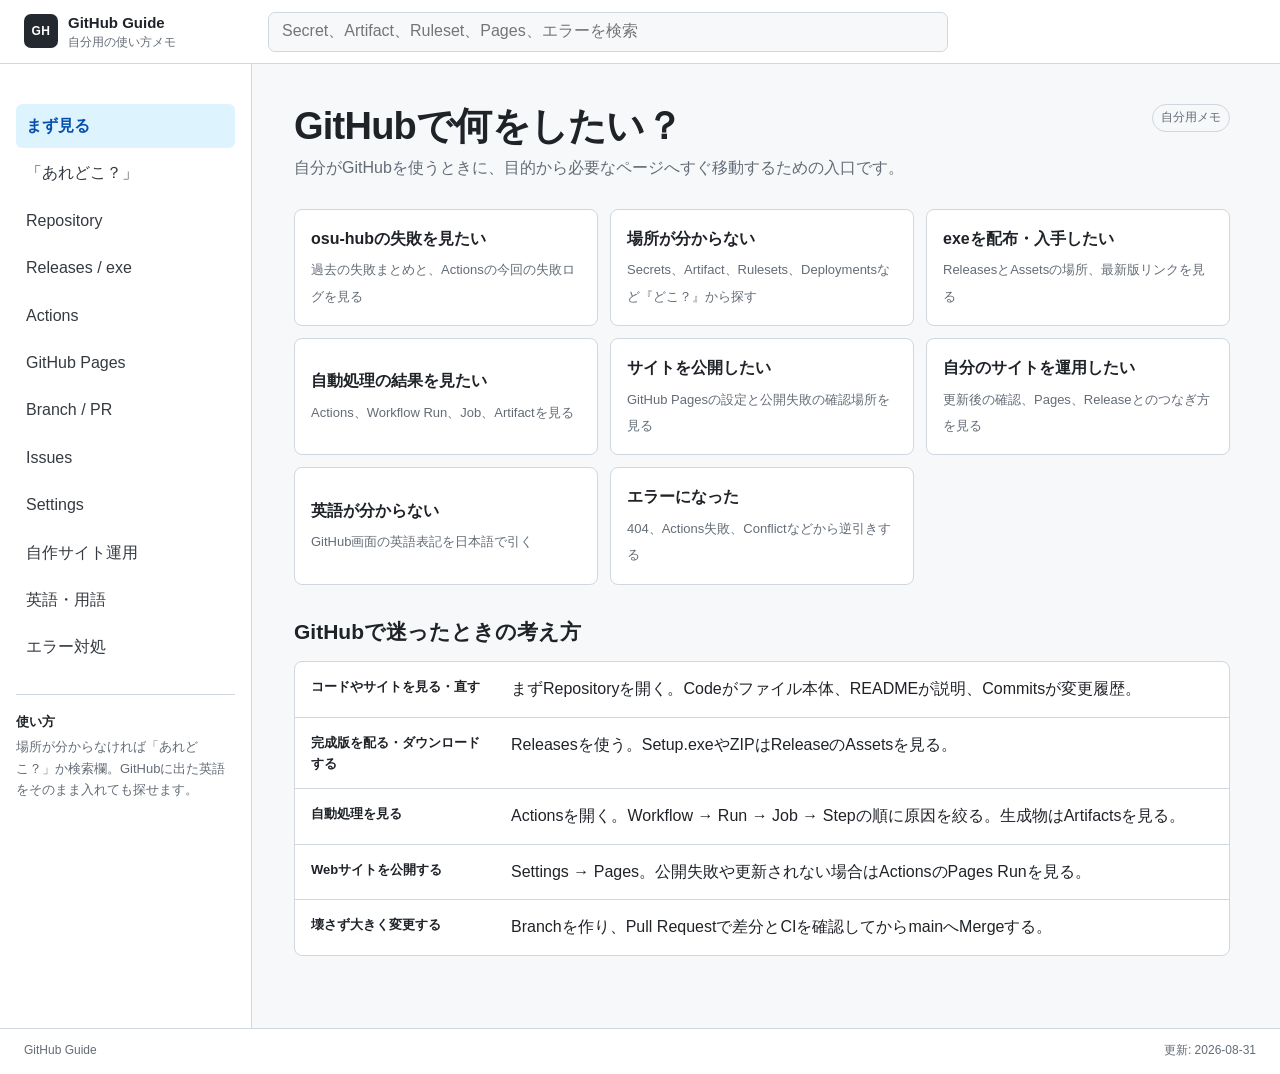
<file: index.html>
<!doctype html>
<html lang="ja">
<head>
  <meta charset="utf-8">
  <meta name="viewport" content="width=device-width, initial-scale=1">
  <meta name="description" content="GitHubの使い方、Releases、Actions、Pages、Pull Request、Settings、英語表記、エラー対処、自作サイト運用を自分用にまとめたガイド。">
  <title>GitHub Guide</title>
  <link rel="stylesheet" href="./styles.css">
</head>
<body>
  <a class="skip-link" href="#main">本文へ移動</a>

  <header class="topbar">
    <a class="brand" href="./" aria-label="GitHub Guide トップ">
      <span class="brand-mark" aria-hidden="true">GH</span>
      <span><strong>GitHub Guide</strong><small>自分用の使い方メモ</small></span>
    </a>
    <label class="search">
      <span class="sr-only">ガイド内検索</span>
      <input id="globalSearch" type="search" placeholder="Secret、Artifact、Ruleset、Pages、エラーを検索">
    </label>
  </header>

  <div class="shell">
    <aside class="sidebar" aria-label="GitHubガイドメニュー">
      <nav id="sideNav">
        <button data-section="overview" class="active">まず見る</button>
        <button data-section="where">「あれどこ？」</button>
        <button data-section="repository">Repository</button>
        <button data-section="releases">Releases / exe</button>
        <button data-section="actions">Actions</button>
        <button data-section="pages">GitHub Pages</button>
        <button data-section="branch-pr">Branch / PR</button>
        <button data-section="issues">Issues</button>
        <button data-section="settings">Settings</button>
        <button data-section="site-ops">自作サイト運用</button>
        <button data-section="terms">英語・用語</button>
        <button data-section="errors">エラー対処</button>
      </nav>
      <div class="sidebar-note">
        <strong>使い方</strong>
        <p>場所が分からなければ「あれどこ？」か検索欄。GitHubに出た英語をそのまま入れても探せます。</p>
      </div>
    </aside>

    <main id="main" class="content" tabindex="-1">
      <div id="app" aria-live="polite">
        <div class="empty">ガイドを読み込んでいます…</div>
      </div>
    </main>
  </div>

  <footer>
    <span>GitHub Guide</span>
    <span id="footerUpdated"></span>
  </footer>

  <script src="./app.js" defer></script>
</body>
</html>
</file>
<file: styles.css>
:root {
  --bg: #f6f8fa;
  --surface: #ffffff;
  --surface-soft: #f6f8fa;
  --text: #1f2328;
  --muted: #636c76;
  --border: #d0d7de;
  --accent: #0969da;
  --accent-dark: #0550ae;
  --danger: #cf222e;
  --warning-bg: #fff8c5;
  --warning-border: #bf8700;
  --radius: 8px;
}

* { box-sizing: border-box; }
html { scroll-behavior: smooth; }
body {
  margin: 0;
  min-width: 0;
  font-family: -apple-system, BlinkMacSystemFont, "Segoe UI", "Noto Sans JP", sans-serif;
  line-height: 1.65;
  color: var(--text);
  background: var(--bg);
}
button, input, select { font: inherit; }
a { color: var(--accent); text-underline-offset: 3px; }
a:hover { color: var(--accent-dark); }

.skip-link {
  position: fixed;
  top: 8px;
  left: 8px;
  z-index: 100;
  padding: 8px 12px;
  border-radius: 6px;
  color: #fff;
  background: #24292f;
  transform: translateY(-150%);
}
.skip-link:focus { transform: translateY(0); }
.sr-only {
  position: absolute;
  width: 1px;
  height: 1px;
  padding: 0;
  margin: -1px;
  overflow: hidden;
  clip: rect(0, 0, 0, 0);
  white-space: nowrap;
  border: 0;
}

.topbar {
  position: sticky;
  top: 0;
  z-index: 20;
  display: flex;
  align-items: center;
  gap: 24px;
  min-height: 64px;
  padding: 10px 24px;
  border-bottom: 1px solid var(--border);
  background: var(--surface);
}
.brand {
  display: flex;
  align-items: center;
  gap: 10px;
  min-width: 220px;
  color: var(--text);
  text-decoration: none;
}
.brand > span:last-child { display: flex; flex-direction: column; line-height: 1.2; }
.brand strong { font-size: 15px; }
.brand small { margin-top: 3px; color: var(--muted); font-size: 12px; }
.brand-mark {
  display: grid;
  place-items: center;
  width: 34px;
  height: 34px;
  border-radius: 7px;
  color: #fff;
  background: #24292f;
  font-size: 12px;
  font-weight: 700;
  letter-spacing: .04em;
}
.search { width: min(680px, 100%); }
.search input {
  width: 100%;
  min-height: 40px;
  padding: 0 13px;
  border: 1px solid var(--border);
  border-radius: 7px;
  outline: none;
  color: var(--text);
  background: var(--surface-soft);
}
.search input:focus {
  border-color: var(--accent);
  box-shadow: 0 0 0 3px rgba(9, 105, 218, .12);
  background: #fff;
}

.shell {
  display: grid;
  grid-template-columns: 252px minmax(0, 1fr);
  min-height: calc(100vh - 110px);
}
.sidebar {
  padding: 22px 16px;
  border-right: 1px solid var(--border);
  background: var(--surface);
}
.project-picker label {
  display: block;
  margin-bottom: 6px;
  color: var(--muted);
  font-size: 12px;
  font-weight: 700;
}
.project-picker select {
  width: 100%;
  min-height: 38px;
  padding: 7px 9px;
  border: 1px solid var(--border);
  border-radius: 6px;
  color: var(--text);
  background: #fff;
}
nav { display: grid; gap: 3px; margin-top: 18px; }
nav button {
  width: 100%;
  padding: 9px 10px;
  border: 0;
  border-radius: 6px;
  text-align: left;
  color: #343a40;
  background: transparent;
  cursor: pointer;
}
nav button:hover { background: var(--surface-soft); }
nav button.active { color: #0550ae; background: #ddf4ff; font-weight: 700; }
.sidebar-note {
  margin-top: 24px;
  padding-top: 16px;
  border-top: 1px solid var(--border);
  font-size: 13px;
}
.sidebar-note p { margin: 4px 0 0; color: var(--muted); }

.content {
  width: 100%;
  max-width: 1020px;
  padding: 40px 42px 72px;
}
.page-head {
  display: flex;
  align-items: flex-start;
  justify-content: space-between;
  gap: 18px;
  margin-bottom: 28px;
}
.page-head h1 {
  margin: 0 0 5px;
  font-size: clamp(27px, 4vw, 38px);
  line-height: 1.2;
  letter-spacing: -.02em;
}
.page-head p { max-width: 720px; margin: 0; color: var(--muted); }
.badge {
  display: inline-flex;
  align-items: center;
  padding: 3px 8px;
  border: 1px solid var(--border);
  border-radius: 999px;
  color: var(--muted);
  background: var(--surface-soft);
  font-size: 12px;
  white-space: nowrap;
}

.quick-actions {
  display: grid;
  grid-template-columns: repeat(3, minmax(0, 1fr));
  gap: 12px;
  margin: 24px 0 30px;
}
.action {
  display: block;
  padding: 16px;
  border: 1px solid var(--border);
  border-radius: var(--radius);
  color: inherit;
  background: var(--surface);
  text-align: left;
  cursor: pointer;
}
.action:hover { border-color: #8c959f; }
.action strong { display: block; margin-bottom: 4px; }
.action span { color: var(--muted); font-size: 13px; }
.section { margin-top: 28px; }
.section h2 { margin: 0 0 12px; font-size: 21px; }

.panel {
  overflow: hidden;
  border: 1px solid var(--border);
  border-radius: var(--radius);
  background: var(--surface);
}
.panel + .panel { margin-top: 12px; }
.guide-entry + .button-row { margin-bottom: 18px; }
.row {
  display: grid;
  grid-template-columns: minmax(120px, 180px) minmax(0, 1fr);
  gap: 20px;
  padding: 14px 16px;
  border-top: 1px solid var(--border);
}
.row:first-child { border-top: 0; }
.row > strong { font-size: 13px; }
.visual-row { align-items: start; }

.button-row { display: flex; flex-wrap: wrap; gap: 8px; margin-top: 14px; }
.primary-button,
.secondary-button {
  display: inline-flex;
  align-items: center;
  justify-content: center;
  min-height: 40px;
  padding: 8px 14px;
  border: 1px solid transparent;
  border-radius: 6px;
  font-weight: 700;
  text-decoration: none;
}
.primary-button { color: #fff; background: var(--accent); }
.primary-button:hover { color: #fff; background: var(--accent-dark); }
.secondary-button { color: var(--text); border-color: var(--border); background: #fff; }
.secondary-button:hover { color: var(--text); background: var(--surface-soft); }

.guide-images {
  display: grid;
  gap: 14px;
}
.guide-image {
  margin: 0;
  overflow: hidden;
  border: 1px solid var(--border);
  border-radius: 8px;
  background: #fff;
}
.guide-image a:first-child {
  display: block;
  background: var(--surface-soft);
}
.guide-image img {
  display: block;
  width: 100%;
  height: auto;
  max-height: 560px;
  object-fit: contain;
}
.guide-image figcaption {
  padding: 9px 12px 4px;
  color: var(--text);
  font-size: 13px;
  font-weight: 600;
}
.image-source {
  display: inline-block;
  padding: 0 12px 10px;
  color: var(--muted);
  font-size: 12px;
}

.notice {
  padding: 13px 15px;
  border-left: 4px solid var(--warning-border);
  border-radius: 4px;
  background: var(--warning-bg);
}
.notice strong { display: block; }
.notice p { margin: 3px 0 0; }

.error-list, .faq-list { display: grid; gap: 10px; }
details {
  border: 1px solid var(--border);
  border-radius: 7px;
  background: var(--surface);
}
summary { padding: 13px 15px; cursor: pointer; font-weight: 700; }
.details-body { padding: 0 15px 15px; color: #343a40; }
.details-body p { margin: 8px 0; }
.error-id {
  margin-right: 8px;
  color: var(--danger);
  font-family: ui-monospace, SFMono-Regular, Menlo, Consolas, monospace;
  font-size: 12px;
}
.term {
  padding: 1px 5px;
  border-radius: 4px;
  background: var(--surface-soft);
  font-family: ui-monospace, SFMono-Regular, Menlo, Consolas, monospace;
}
.table-wrap { overflow-x: auto; }
table {
  width: 100%;
  border-collapse: collapse;
  border: 1px solid var(--border);
  background: var(--surface);
}
th, td {
  padding: 11px 12px;
  border-bottom: 1px solid var(--border);
  text-align: left;
  vertical-align: top;
}
th { background: var(--surface-soft); font-size: 13px; }
td { font-size: 14px; }
tr:last-child td { border-bottom: 0; }
.muted { color: var(--muted); }
.small { font-size: 13px; }
.search-results { margin-bottom: 28px; }
.search-results h2 { font-size: 18px; }
.search-hit { padding: 10px 0; border-bottom: 1px solid var(--border); }
.search-hit button {
  padding: 0;
  border: 0;
  color: var(--accent);
  background: none;
  font-weight: 700;
  cursor: pointer;
}
.search-hit p { margin: 2px 0 0; color: var(--muted); font-size: 13px; }
.empty {
  padding: 36px 18px;
  border: 1px dashed var(--border);
  border-radius: var(--radius);
  color: var(--muted);
  text-align: center;
}

footer {
  display: flex;
  justify-content: space-between;
  gap: 16px;
  min-height: 46px;
  padding: 12px 24px;
  border-top: 1px solid var(--border);
  color: var(--muted);
  background: var(--surface);
  font-size: 12px;
}

@media (max-width: 840px) {
  .topbar { position: static; align-items: stretch; flex-direction: column; gap: 10px; padding: 12px 16px; }
  .shell { grid-template-columns: 1fr; }
  .sidebar { padding: 14px 16px; border-right: 0; border-bottom: 1px solid var(--border); }
  nav { display: flex; overflow-x: auto; padding-bottom: 2px; }
  nav button { width: auto; white-space: nowrap; }
  .sidebar-note { display: none; }
  .content { padding: 28px 18px 56px; }
  .quick-actions { grid-template-columns: 1fr; }
}
@media (max-width: 560px) {
  .page-head { flex-direction: column; }
  .row { grid-template-columns: 1fr; gap: 4px; }
  footer { flex-direction: column; }
}
</file>
